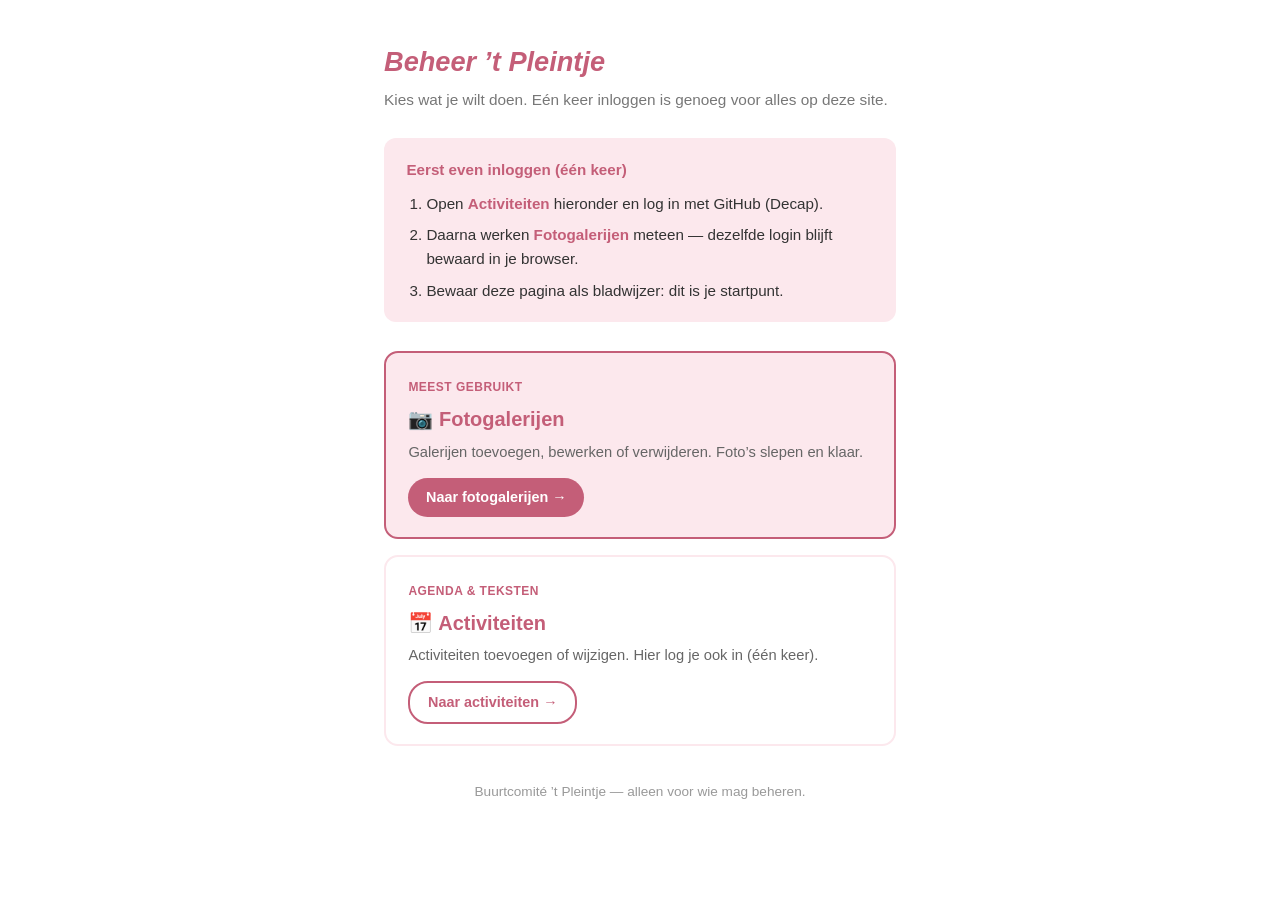
<file: hub-df5d0dd9/index.html>
<!doctype html>
<html lang="nl">
<head>
<meta charset="utf-8">
<meta name="viewport" content="width=device-width, initial-scale=1.0">
<meta name="robots" content="noindex, nofollow">
<title>Beheer ’t Pleintje</title>
<style>
  :root {
    --roze:        #e8829a;
    --roze-licht:  #fce8ed;
    --roze-donker: #c45e78;
    --grijs:       #f7f7f7;
    --tekst:       #333;
  }
  * { box-sizing: border-box; }
  body {
    font-family: 'Segoe UI', Arial, sans-serif;
    color: var(--tekst);
    background: #fff;
    font-size: 16px;
    line-height: 1.6;
    margin: 0;
  }
  .wrap { max-width: 560px; margin: 0 auto; padding: 2.5rem 1.5rem 4rem; }
  h1 {
    font-size: 1.7rem;
    color: var(--roze-donker);
    font-style: italic;
    margin: 0 0 0.3rem;
  }
  .uitleg { color: #777; margin: 0 0 1.6rem; font-size: 0.96rem; }

  .stappen {
    background: var(--roze-licht);
    border-radius: 12px;
    padding: 1.2rem 1.4rem;
    margin-bottom: 1.8rem;
    font-size: 0.95rem;
  }
  .stappen strong { color: var(--roze-donker); }
  .stappen ol { margin: 0.6rem 0 0; padding-left: 1.25rem; }
  .stappen li { margin-bottom: 0.45rem; }
  .stappen li:last-child { margin-bottom: 0; }

  .kaarten { display: flex; flex-direction: column; gap: 1rem; }
  a.kaart {
    display: block;
    text-decoration: none;
    color: inherit;
    border: 2px solid var(--roze-licht);
    border-radius: 14px;
    padding: 1.25rem 1.4rem;
    background: #fff;
    transition: border-color 0.15s, background 0.15s, transform 0.15s;
  }
  a.kaart:hover {
    border-color: var(--roze);
    background: var(--roze-licht);
    transform: translateY(-1px);
  }
  a.kaart.primair {
    border-color: var(--roze-donker);
    background: var(--roze-licht);
  }
  a.kaart.primair:hover { background: #fbd6e0; }
  .kaart .label {
    display: inline-block;
    font-size: 0.75rem;
    font-weight: 700;
    text-transform: uppercase;
    letter-spacing: 0.04em;
    color: var(--roze-donker);
    margin-bottom: 0.35rem;
  }
  .kaart h2 {
    margin: 0 0 0.35rem;
    font-size: 1.25rem;
    color: var(--roze-donker);
  }
  .kaart p { margin: 0; color: #666; font-size: 0.92rem; }
  .kaart .cta {
    display: inline-block;
    margin-top: 0.85rem;
    background: var(--roze-donker);
    color: #fff;
    font-weight: 700;
    padding: 0.5rem 1.1rem;
    border-radius: 20px;
    font-size: 0.9rem;
  }
  a.kaart:not(.primair) .cta {
    background: #fff;
    color: var(--roze-donker);
    border: 2px solid var(--roze-donker);
  }
  .voet {
    margin-top: 2.2rem;
    font-size: 0.85rem;
    color: #999;
    text-align: center;
  }
</style>
</head>
<body>
<div class="wrap">
  <h1>Beheer ’t Pleintje</h1>
  <p class="uitleg">Kies wat je wilt doen. Eén keer inloggen is genoeg voor alles op deze site.</p>

  <div class="stappen">
    <strong>Eerst even inloggen (één keer)</strong>
    <ol>
      <li>Open <strong>Activiteiten</strong> hieronder en log in met GitHub (Decap).</li>
      <li>Daarna werken <strong>Fotogalerijen</strong> meteen — dezelfde login blijft bewaard in je browser.</li>
      <li>Bewaar deze pagina als bladwijzer: dit is je startpunt.</li>
    </ol>
  </div>

  <div class="kaarten">
    <a class="kaart primair" href="../nieuw-album-h4wknz/">
      <span class="label">Meest gebruikt</span>
      <h2>📷 Fotogalerijen</h2>
      <p>Galerijen toevoegen, bewerken of verwijderen. Foto’s slepen en klaar.</p>
      <span class="cta">Naar fotogalerijen →</span>
    </a>

    <a class="kaart" href="../beheer-7q3k9x2m/">
      <span class="label">Agenda &amp; teksten</span>
      <h2>📅 Activiteiten</h2>
      <p>Activiteiten toevoegen of wijzigen. Hier log je ook in (één keer).</p>
      <span class="cta">Naar activiteiten →</span>
    </a>
  </div>

  <p class="voet">Buurtcomité ’t Pleintje — alleen voor wie mag beheren.</p>
</div>
</body>
</html>
</file>
